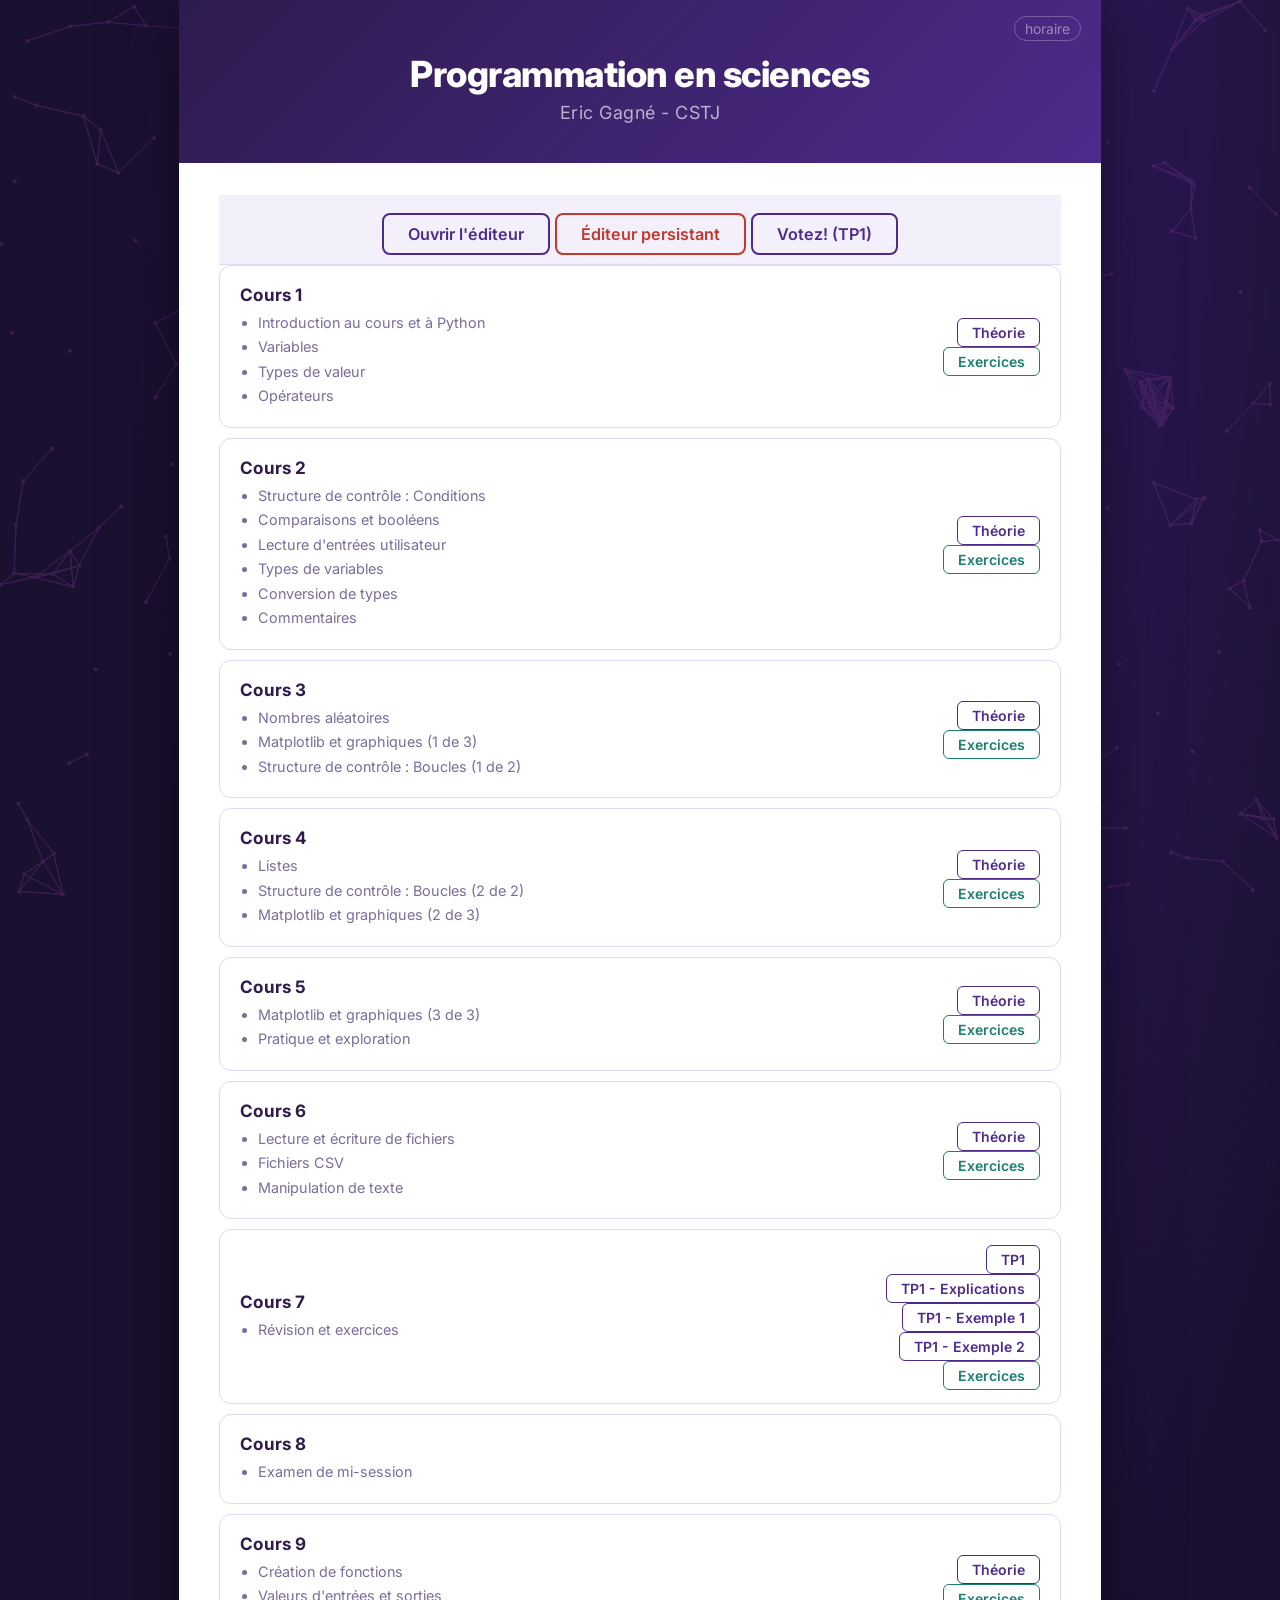
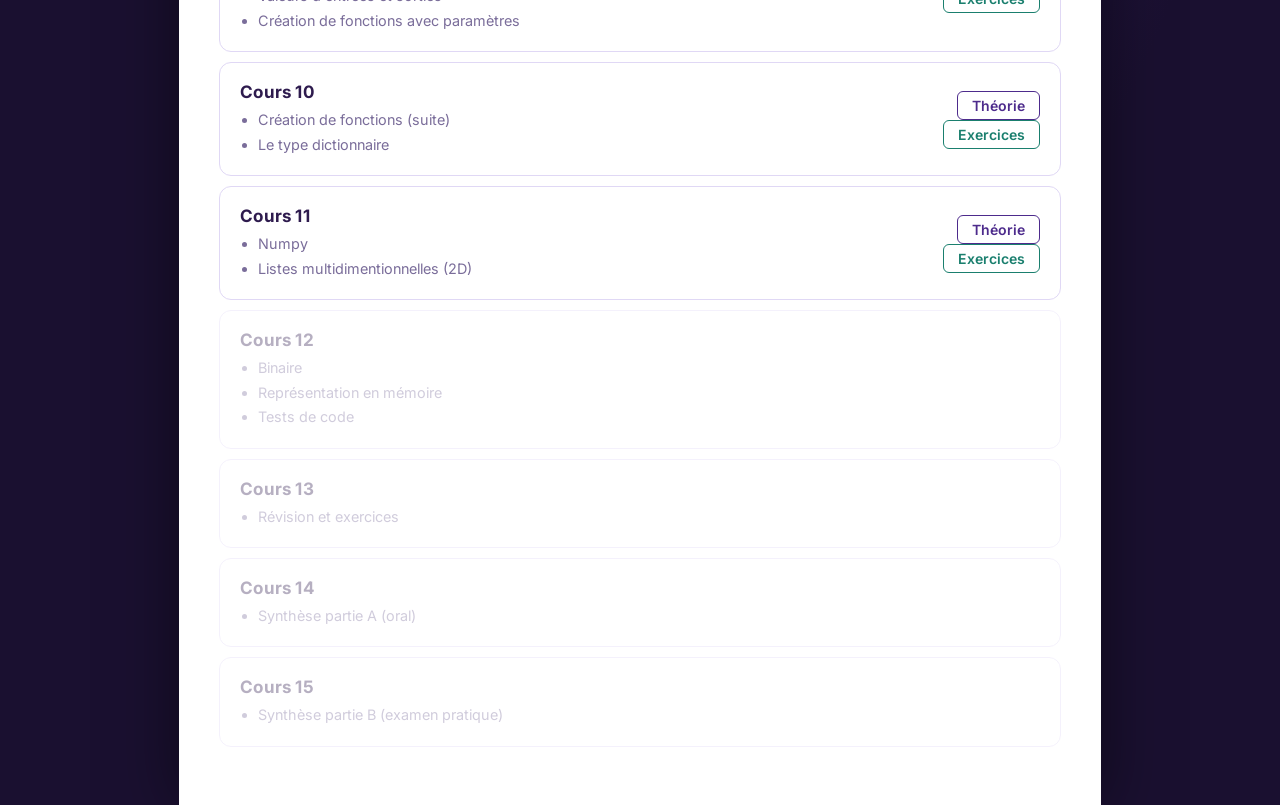
<file: index.html>
<!DOCTYPE html>
<html lang="en">
    <head>
        <meta charset="UTF-8">
        <meta name="viewport" content="width=device-width, initial-scale=1.0">
        <title>Programmation en sciences - Cégep de Saint-Jérôme - Eric Gagné</title>

        <link rel="preconnect" href="https://fonts.googleapis.com">
        <link rel="preconnect" href="https://fonts.gstatic.com" crossorigin>
        <link href="https://fonts.googleapis.com/css2?family=Inter:ital,opsz,wght@0,14..32,100..900;1,14..32,100..900&display=swap" rel="stylesheet">

        <link rel="stylesheet" href="css/style.css">
        <link rel="stylesheet" href="libs/katex/katex.css">
        <link rel="stylesheet" href="libs/prism/prism.css">
    </head>
    <body>
        <canvas class="bg"></canvas>
        <div class="container">
            <header>
                <!-- <img src="images/logo.svg" class="logo"> -->
                <h1>Programmation en sciences</h1>
                <h2>Eric Gagné - CSTJ</h2>
                <a class="schedule" target="_blank" href="images/horaire.png">horaire</a>
            </header>
            <main>
                <div class="editor">
                    <a target="_blank" href="https://cstj-sn1.github.io/jupyter-lite/editeur/lab/index.html">Ouvrir l'éditeur</a>
                    <a class="btn-red" target="_blank" href="https://cstj-sn1.github.io/CSTJ-SN1-test.github.io/jupyter-lite/editeur/lab/index.html" title="Username: matricule, password: matricule + somme des 3 premiers résultats de quiz">Éditeur persistant</a>
                    <a target="_blank" href="https://egagne.techinfo-cstj.ca/sn1/votes/">Votez! (TP1)</a>
                </div>
                <div class="line">
                    <div class="left">
                        <div class="label">Cours 1</div>
                        <div class="description">
                            <ul>
                                <li>Introduction au cours et à Python</li>
                                <li>Variables</li>
                                <li>Types de valeur</li>
                                <li>Opérateurs</li>
                            </ul>
                        </div>
                    </div>
                    <div class="buttons">
                        <div class="theory"><a target="_blank" href="theorie/index.html#/1">Théorie</a></div>
                        <div class="lab"><a target="_blank" href="exercices/index.html#/1">Exercices</a></div>
                    </div>
                </div>
                <div class="line">
                    <div class="left">
                        <div class="label">Cours 2</div>
                        <div class="description">
                            <ul>
                                <li>Structure de contrôle : Conditions</li>
                                <li>Comparaisons et booléens</li>
                                <li>Lecture d'entrées utilisateur</li>
                                <li>Types de variables</li>
                                <li>Conversion de types</li>
                                <li>Commentaires</li>
                            </ul>
                        </div>
                    </div>
                    <div class="buttons">
                        <div class="theory"><a target="_blank" href="theorie/index.html#/2">Théorie</a></div>
                        <div class="lab"><a target="_blank" href="exercices/index.html#/2">Exercices</a></div>
                    </div>
                </div>
                <div class="line">
                    <div class="left">
                        <div class="label">Cours 3</div>
                        <div class="description">
                            <ul>
                                <li>Nombres aléatoires</li>
                                <li>Matplotlib et graphiques (1 de 3)</li>
                                <li>Structure de contrôle : Boucles (1 de 2)</li>
                            </ul>
                        </div>
                    </div>
                    <div class="buttons">
                        <div class="theory"><a target="_blank" href="theorie/index.html#/3">Théorie</a></div>
                        <div class="lab"><a target="_blank" href="exercices/index.html#/3">Exercices</a></div>
                    </div>
                </div>
                <div class="line">
                    <div class="left">
                        <div class="label">Cours 4</div>
                        <div class="description">
                            <ul>
                                <li>Listes</li>
                                <li>Structure de contrôle : Boucles (2 de 2)</li>
                                <li>Matplotlib et graphiques (2 de 3)</li>
                            </ul>
                        </div>
                    </div>
                    <div class="buttons">
                        <div class="theory"><a target="_blank" href="theorie/index.html#/4">Théorie</a></div>
                        <div class="lab"><a target="_blank" href="exercices/index.html#/4">Exercices</a></div>
                    </div>
                </div>
                <div class="line">
                    <div class="left">
                        <div class="label">Cours 5</div>
                        <div class="description">
                            <ul>
                                <li>Matplotlib et graphiques (3 de 3)</li>
                                <li>Pratique et exploration</li>
                            </ul>
                        </div>
                    </div>
                    <div class="buttons">
                        <div class="theory"><a target="_blank" href="theorie/index.html#/5">Théorie</a></div>
                        <div class="lab"><a target="_blank" href="exercices/index.html#/5">Exercices</a></div>
                    </div>
                </div>
                <div class="line">
                    <div class="left">
                        <div class="label">Cours 6</div>
                        <div class="description">
                            <ul>
                                <li>Lecture et écriture de fichiers</li>
                                <li>Fichiers CSV</li>
                                <li>Manipulation de texte</li>
                            </ul>
                        </div>
                    </div>
                    <div class="buttons">
                        <div class="theory"><a target="_blank" href="theorie/index.html#/6">Théorie</a></div>
                        <div class="lab"><a target="_blank" href="exercices/index.html#/6">Exercices</a></div>
                    </div>
                </div>
                <div class="line">
                    <div class="left">
                        <div class="label">Cours 7</div>
                        <div class="description">
                            <ul>
                                <li>Révision et exercices</li>
                            </ul>
                        </div>
                    </div>
                    <div class="buttons">
                        <div class="theory"><a target="_blank" href="theorie/tp1/devis_TP1.pdf">TP1</a></div>
                        <div class="theory"><a target="_blank" href="theorie/tp1/tp1_explications.mp4">TP1 - Explications</a></div>
                        <!-- Exemples de TP1 -->
                        <div class="theory"><a target="_blank" href="https://youtu.be/oZiyNTcn6n4">TP1 - Exemple 1</a></div>
                        <div class="theory"><a target="_blank" href="https://youtu.be/vAKc2G40yu8">TP1 - Exemple 2</a></div>
                        <div class="lab"><a target="_blank" href="exercices/index.html#/7">Exercices</a></div>
                    </div>
                </div>
                <div class="line">
                    <div class="left">
                        <div class="label">Cours 8</div>
                        <div class="description">
                            <ul>
                                <li>Examen de mi-session</li>
                            </ul>
                        </div>
                    </div>
                    <div class="buttons">
                    </div>
                </div>
                <div class="line">
                    <div class="left">
                        <div class="label">Cours 9</div>
                        <div class="description">
                            <ul>
                                <li>Création de fonctions</li>
                                <li>Valeurs d'entrées et sorties</li>
                                <li>Création de fonctions avec paramètres</li>
                            </ul>
                        </div>
                    </div>
                    <div class="buttons">
                        <div class="theory"><a target="_blank" href="theorie/index.html#/9">Théorie</a></div>
                        <div class="lab"><a target="_blank" href="exercices/index.html#/9">Exercices</a></div>
                    </div>
                </div>
                <div class="line">
                    <div class="left">
                        <div class="label">Cours 10</div>
                        <div class="description">
                            <ul>
                                <li>Création de fonctions (suite)</li>
                                <li>Le type dictionnaire</li>
                            </ul>
                        </div>
                    </div>
                    <div class="buttons">
                        <div class="theory"><a target="_blank" href="theorie/index.html#/10">Théorie</a></div>
                        <div class="lab"><a target="_blank" href="exercices/index.html#/10">Exercices</a></div>
                    </div>
                </div>
                <div class="line">
                    <div class="left">
                        <div class="label">Cours 11</div>
                        <div class="description">
                            <ul>
                                <li>Numpy</li>
                                <li>Listes multidimentionnelles (2D)</li>
                            </ul>
                        </div>
                    </div>
                    <div class="buttons">
                        <div class="theory"><a target="_blank" href="theorie/index.html#/11">Théorie</a></div>
                        <div class="lab"><a target="_blank" href="exercices/index.html#/11">Exercices</a></div>
                    </div>
                </div>
                <div class="line disabled">
                    <div class="left">
                        <div class="label">Cours 12</div>
                        <div class="description">
                            <ul>
                                <li>Binaire</li>
                                <li>Représentation en mémoire</li>
                                <li>Tests de code</li>
                            </ul>
                        </div>
                    </div>
                    <div class="buttons">
                        <div class="theory"><a target="_blank" href="theorie/index.html#/12">Théorie</a></div>
                        <div class="lab"><a target="_blank" href="exercices/index.html#/12">Exercices</a></div>
                    </div>
                </div>
                <div class="line disabled">
                    <div class="left">
                        <div class="label">Cours 13</div>
                        <div class="description">
                            <ul>
                                <li>Révision et exercices</li>
                            </ul>
                        </div>
                    </div>
                    <div class="buttons">
                        <div class="theory"><a target="_blank" href="theorie/index.html#/13">Théorie</a></div>
                        <div class="lab"><a target="_blank" href="exercices/index.html#/13">Exercices</a></div>
                    </div>
                </div>
                <div class="line disabled">
                    <div class="left">
                        <div class="label">Cours 14</div>
                        <div class="description">
                            <ul>
                                <li>Synthèse partie A (oral)</li>
                            </ul>
                        </div>
                    </div>
                    <div class="buttons">
                    </div>
                </div>
                <div class="line disabled">
                    <div class="left">
                        <div class="label">Cours 15</div>
                        <div class="description">
                            <ul>
                                <li>Synthèse partie B (examen pratique)</li>
                            </ul>
                        </div>
                    </div>
                    <div class="buttons">
                    </div>
                </div>
            </main>
        </div>
        <script src="js/canvas-bg.js" type="module"></script>
        <script src="libs/prism/prism.js"></script>
        <script src="js/main.js" type="module"></script>
    </body>
</html>
</file>
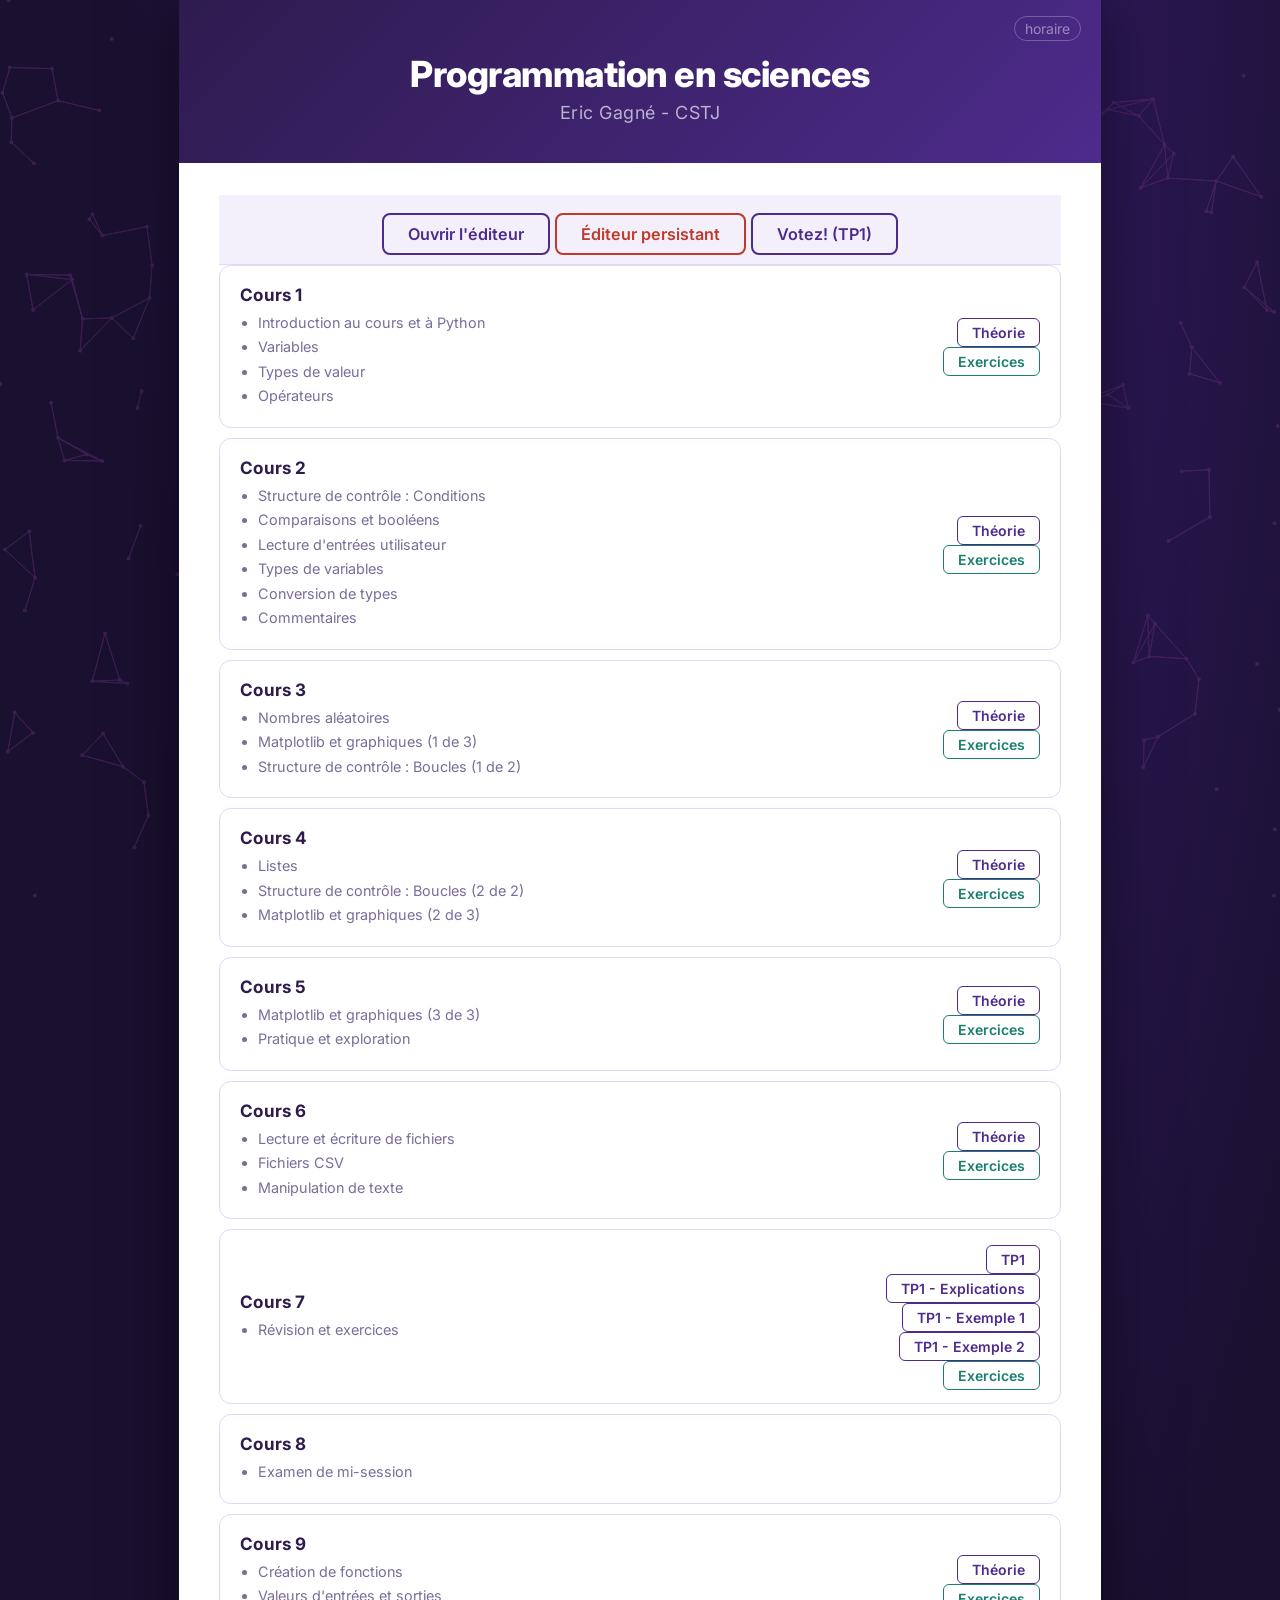
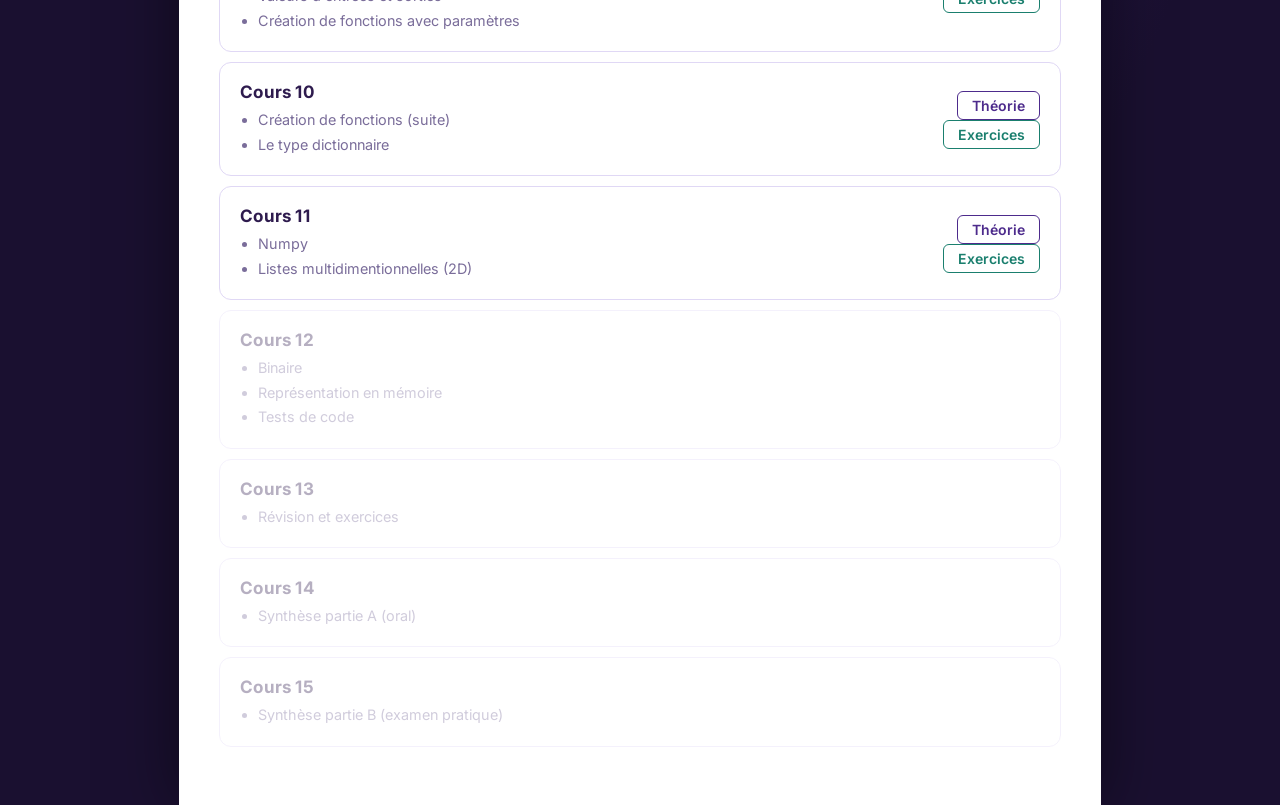
<file: theorie/index.html>
<!DOCTYPE html>
<html lang="en">
    <head>
        <meta charset="UTF-8">
        <meta name="viewport" content="width=device-width, initial-scale=1.0">
        <title>Programmation en sciences</title>

        <link rel="preconnect" href="https://fonts.googleapis.com">
        <link rel="preconnect" href="https://fonts.gstatic.com" crossorigin>
        <link href="https://fonts.googleapis.com/css2?family=Inter:ital,opsz,wght@0,14..32,100..900;1,14..32,100..900&display=swap" rel="stylesheet">

        <link rel="stylesheet" href="css/style.css">
        <link rel="stylesheet" href="../libs/katex/katex.css">
        <link rel="stylesheet" href="../libs/prism/prism.css">
    </head>
    <body>
        <div class="container">
            <div class="slides"></div>
            <nav>
                <div class="prev-slide">🠈</div>
                <div class="next-slide">🠊</div>
            </nav>
        </div>
        <div class="focus-overlay">
            <div class="hole"></div>
        </div>
        <script src="../libs/prism/prism.js"></script>
        <script src="js/main.js" type="module"></script>
    </body>
</html>
</file>
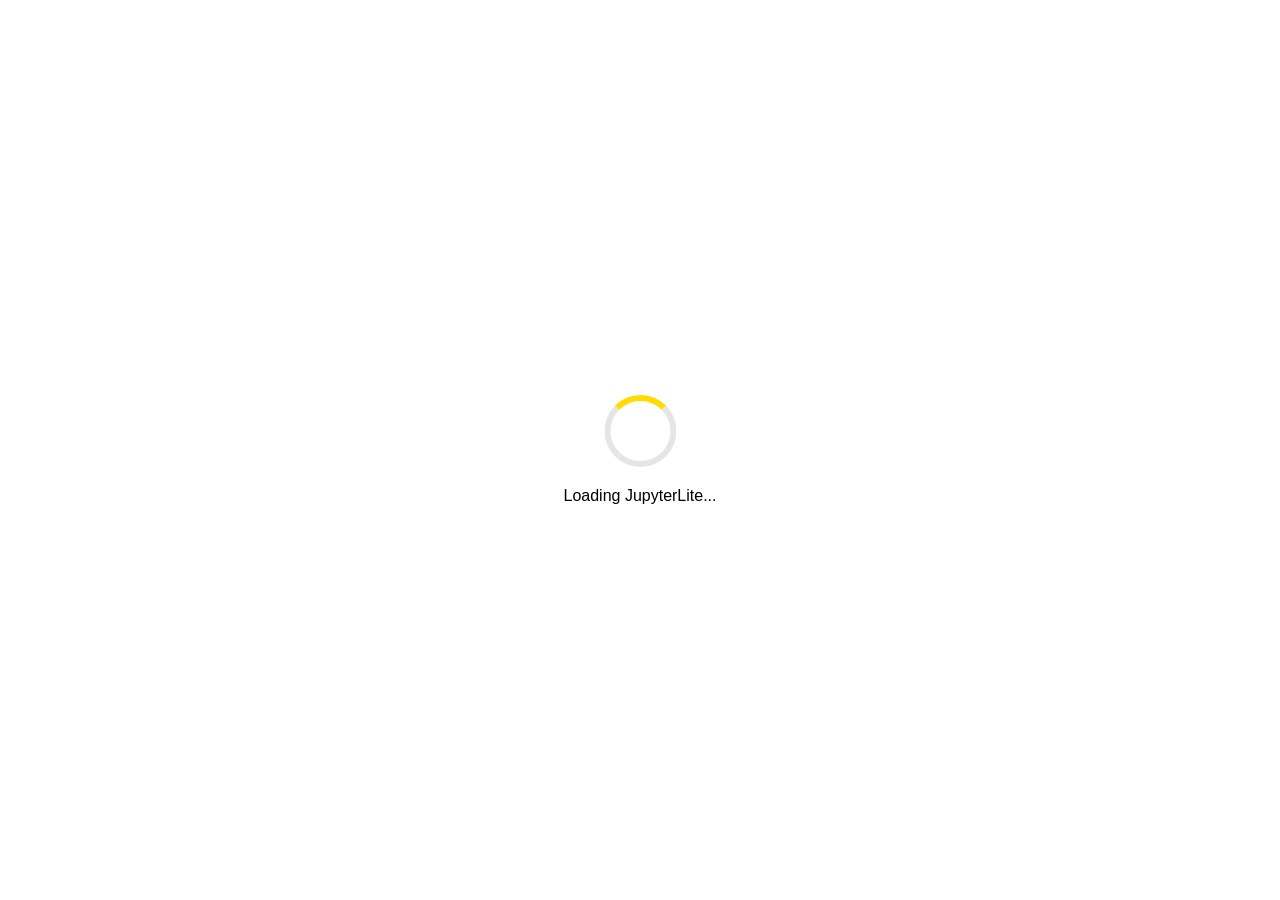
<file: jupyter-lite/editeur/index.html>
<!DOCTYPE html>
<!--
  This is the root document for _your_ JupyterLite. Thanks for viewing your source!
     ___ __   __ _______ __   __ _______ _______ ______   ___     ___ _______ _______
    |   |  | |  |       |  | |  |       |       |    _ | |   |   |   |       |       |
    |   |  | |  |    _  |  |_|  |_     _|    ___|   | || |   |   |   |_     _|    ___|
    |   |  |_|  |   |_| |       | |   | |   |___|   |_||_|   |   |   | |   | |   |___
 ___|   |       |    ___|_     _| |   | |    ___|    __  |   |___|   | |   | |    ___|
|       |       |   |     |   |   |   | |   |___|   |  | |       |   | |   | |   |___
|_______|_______|___|     |___|   |___| |_______|___|  |_|_______|___| |___| |_______|

Code: https://github.com/jupyterlite/jupyterlite
Demo: https://jupyterlite.rtfd.io/en/latest/try

# FILES

Your JupyterLite is structured like this:

    index.html             <---- you are here
    {:app}/                <---- currently-known: `lab` (semi-required) and `notebook`
      index.html
      extensions/
        {:org}/{:package}/ <---|
        {:package}/        <---+- federated extensions
          schema/
          package.json
    # TBD
    files/                 <----- also need to populate `api/contents/`!
    static/                <----- might save duplication
      {:app}

-->
<html>
  <head>
    <!--
      # jupyter-config-data

      The JSON in `jupyter-lite.json` is the last that will be loaded by most
      child `index.html` pages, and every field can be overridden.

      See the recognized schema as described in the documentation:

      - https://jupyterlite.rtfd.io/en/latest/reference/schema.html

      Notes
        - fields that...
          - are relative paths values
            - will have the parent directory of _this_ file appended, accounting
              for "magic" hosts which redirect to `{:path}index.html` to `{:path}`,
              with or without a slash
        - some fields, such as `federated_extensions` will be _added together_
    -->
    <script id="jupyter-config-data" type="application/json" data-jupyter-lite-root=".">
      {}
    </script>
    <!--
      # jupyter-lite-root

      The source of truth for relative path locations. The `.` means _this_
      is the root, and will redirect to the `appUrl` defined in
      `.jupyter-lite/#jupyter-config-data`.
    -->
    <script type="module">
      await import('./config-utils.js');
    </script>
    <!-- that's it, there shouldn't be anything below here in head! -->
  </head>
</html>
</file>
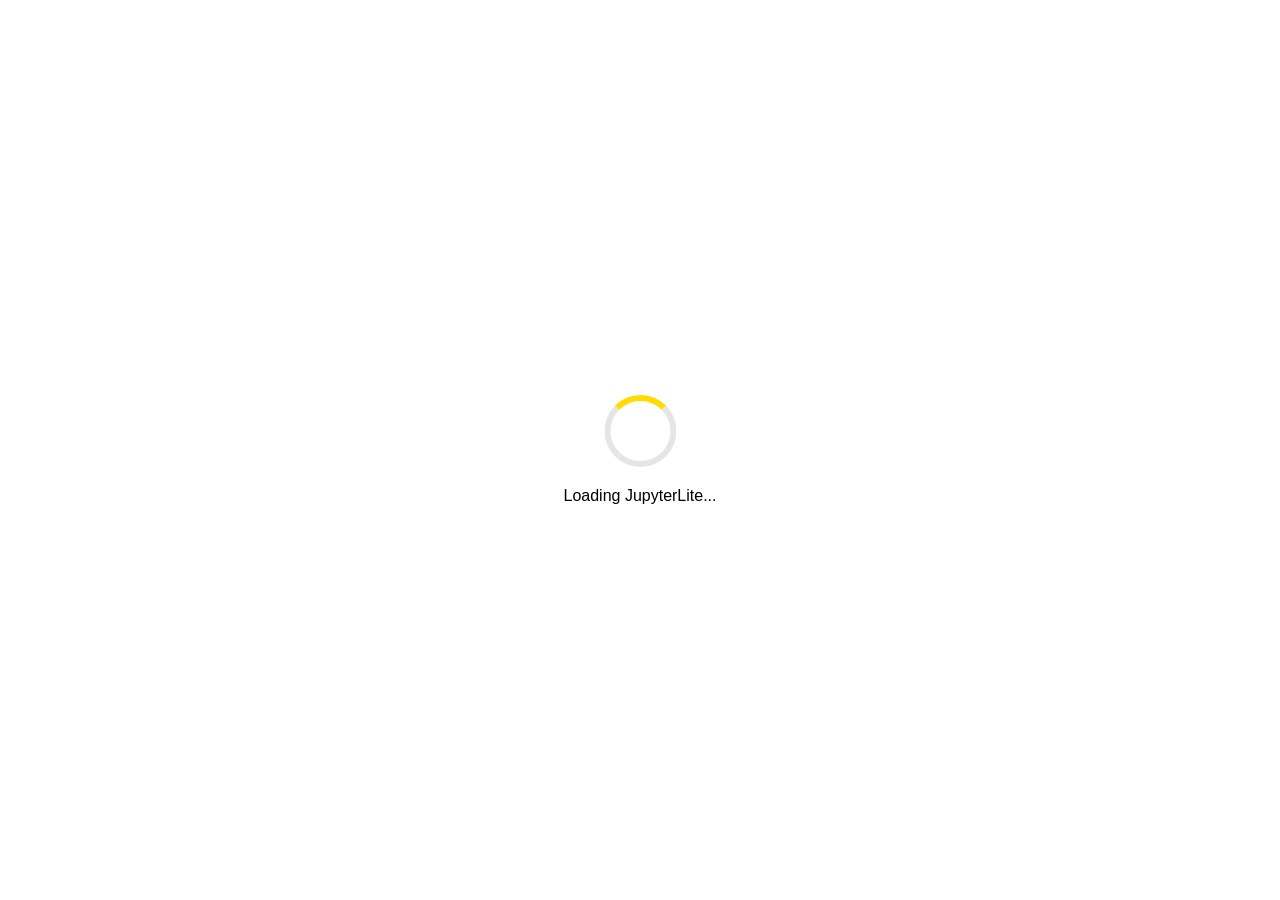
<file: jupyter-lite/editeur/lab/index.html>
<!DOCTYPE html>
<html>
  <head>
    <title>JupyterLite</title>
    <meta charset="utf-8" />
    <meta name="viewport" content="width=device-width, initial-scale=1" />
    <meta name="Description" content="WASM powered Jupyter running in the browser." />
    <link rel="manifest" href="../manifest.webmanifest" />
    <link
      id="jupyter-lite-main"
      rel="preload"
      href="../build/lab/bundle.js?_=dba8133"
      main="index"
      as="script"
    />
    <script
      id="jupyter-config-data"
      type="application/json"
      data-jupyter-lite-root=".."
    >
      {}
    </script>
    <script>
      (async function () {
        const { pathname, origin, search, hash } = window.location;
        if (pathname.match(/(index.html|\/?)$/) == null) {
          window.location.href = `${origin}${pathname}/${search}${hash}`;
          return;
        }
        await import(
          '../config-utils.js?_=dba8133'
        );
      }.call(this));
    </script>
    <style>
      body {
        margin: 0;
        padding: 0;
        transition: background-color 0.3s ease;
      }

      body {
        background-color: #fff;
        color: #000;
      }

      body.jp-mod-dark {
        background-color: #111;
        color: #fff;
      }

      #jupyterlite-loading-indicator {
        position: fixed;
        top: 50%;
        left: 50%;
        transform: translate(-50%, -50%);
        text-align: center;
        z-index: 1000;
        opacity: 0; /* Hidden by default */
        transition: opacity 0.5s ease-out;
        display: none; /* Hidden by default */
      }

      #jupyterlite-loading-indicator.hidden {
        animation: fadeOut 0.5s ease-out forwards;
        pointer-events: none;
      }

      /* Show the indicator when needed */
      #jupyterlite-loading-indicator:not(.hidden) {
        opacity: 1;
        display: block;
      }

      .jupyterlite-loading-indicator-spinner {
        width: 60px;
        height: 60px;
        margin: 0 auto 20px;
        border: 6px solid rgba(0, 0, 0, 0.1);
        border-top: 6px solid #FFDC00; /* Bright yellow color */
        border-radius: 50%;
        animation: jupyter-spin 1s linear infinite;
      }

      body.jp-mod-dark .jupyterlite-loading-indicator-spinner {
        border: 6px solid rgba(255, 255, 255, 0.1);
        border-top: 6px solid #FFDC00;
      }

      .jupyterlite-loading-indicator-text {
        font-family: -apple-system, BlinkMacSystemFont, 'Segoe UI', Helvetica, Arial, sans-serif;
        font-size: 16px;
      }

      /* Adjust text color based on theme */
      body.jp-mod-light .jupyterlite-loading-indicator-text {
        color: #000000;
      }

      body.jp-mod-dark .jupyterlite-loading-indicator-text {
        color: #ffffff;
      }

      @keyframes jupyter-spin {
        0% { transform: rotate(0deg); }
        100% { transform: rotate(360deg); }
      }

      @keyframes fadeOut {
        0% { opacity: 1; }
        100% { opacity: 0; }
      }
    </style>
  </head>
  <body class="jp-ThemedContainer" data-notebook="lab">
    <div id="jupyterlite-loading-indicator" class="hidden">
      <div class="jupyterlite-loading-indicator-spinner"></div>
      <div class="jupyterlite-loading-indicator-text">Loading JupyterLite...</div>
    </div>
    <noscript>
      <div style="text-align: center; padding: 20px;">
          JupyterLite requires JavaScript to be enabled in your browser.
      </div>
    </noscript>
  </body>
</html>
</file>
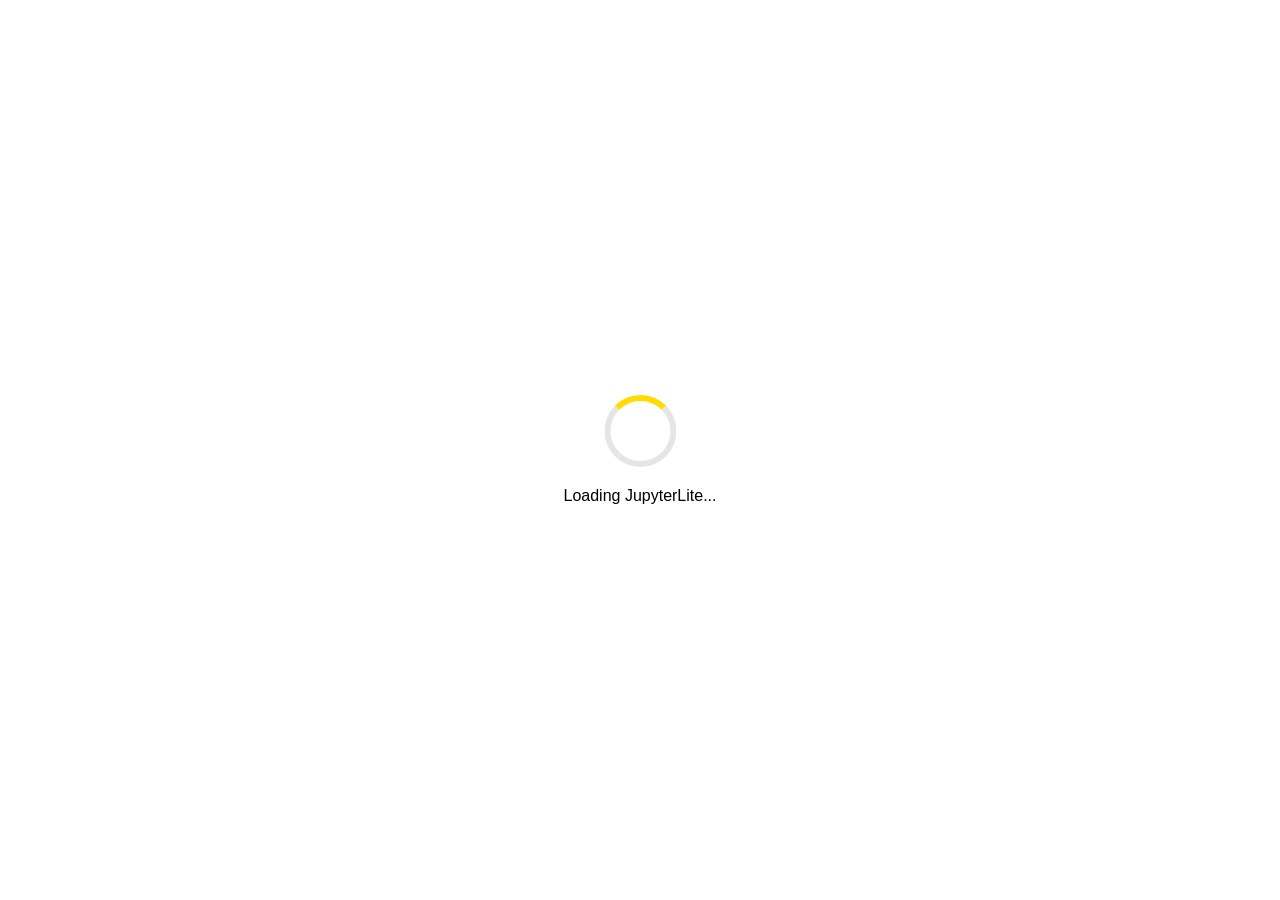
<file: jupyter-lite/editeur/lab/tree/index.html>
<!DOCTYPE html>
<html>
  <head>
    <script>
      // redirect to /lab by default
      (function () {
        window.location.href = window.location.href.replace(
          /(\/tree\/(index\.html)?)/,
          '/index.html'
        );
      }.call(this));
    </script>
  </head>
</html>
</file>
<file: css/style.css>
:root {
    --accent: #4D2B8C;
    --accent-light: #7B4FBF;
    --accent-dark: #2e1b4e;
    --bg: #1a1030;
    --surface: #ffffff;
    --surface-2: #f4f0fb;
    --text-main: #1a1030;
    --text-muted: #7a6d9a;
    --border: #e0d8f5;
    --theory-color: #4D2B8C;
    --lab-color: #1a7f6e;
    --radius: 12px;
    --shadow: 0 4px 24px rgba(46,27,78,0.13);
}

html {
    font-size: 18px;
}

@media (max-width: 600px) {
    html {
        font-size: 15px;
    }
}

body {
    font-family: Inter, Arial, sans-serif;
    margin: 0;
    background: radial-gradient(ellipse at 60% 0%, #3d1f7a 0%, #1a1030 60%);
    min-height: 100vh;
}

canvas.bg {
    position: fixed;
    top: 0; left: 0; right: 0; bottom: 0;
    z-index: 0;
    opacity: 0.4;
}

.container {
    position: relative;
    z-index: 100;
    width: 72vw;
    min-width: 0;
    max-width: 1000px;
    margin: 0 auto;
    background: var(--surface);
    min-height: 100vh;
    box-shadow: 0 0 60px rgba(0,0,0,0.5);
}

@media (max-width: 860px) {
    .container {
        width: 100%;
        box-shadow: none;
    }
}

/* ── Header ─────────────────────────────────────────── */

header {
    position: relative;
    text-align: center;
    padding: 52px 40px 40px;
    background: linear-gradient(135deg, #2e1b4e 0%, #4D2B8C 100%);

    @media (max-width: 600px) {
        padding: 48px 20px 28px;
    }

    h1 {
        font-size: 2rem;
        color: #fff;
        margin: 0 0 6px;
        font-weight: 800;
        letter-spacing: -0.5px;
    }

    h2 {
        font-size: 1rem;
        color: rgba(255,255,255,0.65);
        margin: 0;
        font-weight: 400;
        letter-spacing: 0.5px;
    }

    .schedule {
        position: absolute;
        top: 16px;
        right: 20px;
        color: rgba(255,255,255,0.45);
        text-decoration: none;
        font-size: 0.78rem;
        border: 1px solid rgba(255,255,255,0.25);
        padding: 3px 10px;
        border-radius: 20px;
        transition: all 0.2s;

        &:hover {
            color: #fff;
            border-color: rgba(255,255,255,0.7);
            background: rgba(255,255,255,0.1);
        }
    }
}

/* ── Editor button ───────────────────────────────────── */

.editor {
    text-align: center;
    padding: 28px 0 20px;
    background: var(--surface-2);
    border-bottom: 1px solid var(--border);

    a {
        text-decoration: none;
        color: var(--accent);
        border: 2px solid var(--accent);
        border-radius: 8px;
        padding: 9px 24px;
        font-weight: 600;
        font-size: 0.9rem;
        transition: all 0.2s;

        &:hover {
            background: var(--accent);
            color: #fff;
            box-shadow: 0 4px 14px rgba(77,43,140,0.35);
        }

        &.btn-red {
            color: #c0392b;
            border-color: #c0392b;

            &:hover {
                background: #c0392b;
                color: #fff;
                box-shadow: 0 4px 14px rgba(192,57,43,0.35);
            }
        }
    }
}

/* ── Course list ─────────────────────────────────────── */

main {
    padding: 32px 40px 48px;
    font-size: 1rem;

    @media (max-width: 600px) {
        padding: 16px 12px 32px;
    }

    .line {
        display: grid;
        grid-template-columns: 1fr auto;
        align-items: center;
        gap: 16px;
        padding: 18px 20px;

        @media (max-width: 600px) {
            grid-template-columns: 1fr;
            padding: 14px 14px;
        }
        margin-bottom: 10px;
        background: var(--surface);
        border: 1px solid var(--border);
        border-radius: var(--radius);
        transition: box-shadow 0.2s, border-color 0.2s;

        &:hover:not(.disabled) {
            box-shadow: var(--shadow);
            border-color: var(--accent-light);
        }

        &.disabled {
            opacity: 0.35;
            pointer-events: none;

            .buttons { display: none; }
        }

        .label {
            color: var(--accent-dark);
            font-weight: 700;
            font-size: 0.95rem;
            margin-bottom: 6px;
            letter-spacing: 0.2px;
        }

        .description {
            font-size: 0.8rem;
            color: var(--text-muted);
            padding: 0;
            margin: 0;

            ul {
                margin: 0;
                padding-left: 18px;
                line-height: 1.7;
            }
        }

        .buttons {
            display: flex;
            flex-direction: column;
            align-items: flex-end;
            gap: 8px;
            flex-shrink: 0;

            @media (max-width: 600px) {
                flex-direction: row;
                align-items: center;
                justify-content: flex-start;
            }

            a {
                text-decoration: none;
                font-size: 0.78rem;
                font-weight: 600;
                padding: 5px 14px;
                border-radius: 6px;
                border: 1.5px solid;
                transition: all 0.18s;
                white-space: nowrap;
                min-width: 5.5rem;
                text-align: center;
            }

            .theory a {
                color: var(--theory-color);
                border-color: var(--theory-color);

                &:hover {
                    background: var(--theory-color);
                    color: #fff;
                }
            }

            .lab a {
                color: var(--lab-color);
                border-color: var(--lab-color);

                &:hover {
                    background: var(--lab-color);
                    color: #fff;
                }
            }
        }
    }
}
</file>
<file: libs/katex/katex.css>
/* stylelint-disable font-family-no-missing-generic-family-keyword */
@font-face {
  font-family: "KaTeX_AMS";
  src: url(fonts/KaTeX_AMS-Regular.woff2) format("woff2"), url(fonts/KaTeX_AMS-Regular.woff) format("woff"), url(fonts/KaTeX_AMS-Regular.ttf) format("truetype");
  font-weight: normal;
  font-style: normal;
  font-display: block;
}
@font-face {
  font-family: "KaTeX_Caligraphic";
  src: url(fonts/KaTeX_Caligraphic-Bold.woff2) format("woff2"), url(fonts/KaTeX_Caligraphic-Bold.woff) format("woff"), url(fonts/KaTeX_Caligraphic-Bold.ttf) format("truetype");
  font-weight: bold;
  font-style: normal;
  font-display: block;
}
@font-face {
  font-family: "KaTeX_Caligraphic";
  src: url(fonts/KaTeX_Caligraphic-Regular.woff2) format("woff2"), url(fonts/KaTeX_Caligraphic-Regular.woff) format("woff"), url(fonts/KaTeX_Caligraphic-Regular.ttf) format("truetype");
  font-weight: normal;
  font-style: normal;
  font-display: block;
}
@font-face {
  font-family: "KaTeX_Fraktur";
  src: url(fonts/KaTeX_Fraktur-Bold.woff2) format("woff2"), url(fonts/KaTeX_Fraktur-Bold.woff) format("woff"), url(fonts/KaTeX_Fraktur-Bold.ttf) format("truetype");
  font-weight: bold;
  font-style: normal;
  font-display: block;
}
@font-face {
  font-family: "KaTeX_Fraktur";
  src: url(fonts/KaTeX_Fraktur-Regular.woff2) format("woff2"), url(fonts/KaTeX_Fraktur-Regular.woff) format("woff"), url(fonts/KaTeX_Fraktur-Regular.ttf) format("truetype");
  font-weight: normal;
  font-style: normal;
  font-display: block;
}
@font-face {
  font-family: "KaTeX_Main";
  src: url(fonts/KaTeX_Main-Bold.woff2) format("woff2"), url(fonts/KaTeX_Main-Bold.woff) format("woff"), url(fonts/KaTeX_Main-Bold.ttf) format("truetype");
  font-weight: bold;
  font-style: normal;
  font-display: block;
}
@font-face {
  font-family: "KaTeX_Main";
  src: url(fonts/KaTeX_Main-BoldItalic.woff2) format("woff2"), url(fonts/KaTeX_Main-BoldItalic.woff) format("woff"), url(fonts/KaTeX_Main-BoldItalic.ttf) format("truetype");
  font-weight: bold;
  font-style: italic;
  font-display: block;
}
@font-face {
  font-family: "KaTeX_Main";
  src: url(fonts/KaTeX_Main-Italic.woff2) format("woff2"), url(fonts/KaTeX_Main-Italic.woff) format("woff"), url(fonts/KaTeX_Main-Italic.ttf) format("truetype");
  font-weight: normal;
  font-style: italic;
  font-display: block;
}
@font-face {
  font-family: "KaTeX_Main";
  src: url(fonts/KaTeX_Main-Regular.woff2) format("woff2"), url(fonts/KaTeX_Main-Regular.woff) format("woff"), url(fonts/KaTeX_Main-Regular.ttf) format("truetype");
  font-weight: normal;
  font-style: normal;
  font-display: block;
}
@font-face {
  font-family: "KaTeX_Math";
  src: url(fonts/KaTeX_Math-BoldItalic.woff2) format("woff2"), url(fonts/KaTeX_Math-BoldItalic.woff) format("woff"), url(fonts/KaTeX_Math-BoldItalic.ttf) format("truetype");
  font-weight: bold;
  font-style: italic;
  font-display: block;
}
@font-face {
  font-family: "KaTeX_Math";
  src: url(fonts/KaTeX_Math-Italic.woff2) format("woff2"), url(fonts/KaTeX_Math-Italic.woff) format("woff"), url(fonts/KaTeX_Math-Italic.ttf) format("truetype");
  font-weight: normal;
  font-style: italic;
  font-display: block;
}
@font-face {
  font-family: "KaTeX_SansSerif";
  src: url(fonts/KaTeX_SansSerif-Bold.woff2) format("woff2"), url(fonts/KaTeX_SansSerif-Bold.woff) format("woff"), url(fonts/KaTeX_SansSerif-Bold.ttf) format("truetype");
  font-weight: bold;
  font-style: normal;
  font-display: block;
}
@font-face {
  font-family: "KaTeX_SansSerif";
  src: url(fonts/KaTeX_SansSerif-Italic.woff2) format("woff2"), url(fonts/KaTeX_SansSerif-Italic.woff) format("woff"), url(fonts/KaTeX_SansSerif-Italic.ttf) format("truetype");
  font-weight: normal;
  font-style: italic;
  font-display: block;
}
@font-face {
  font-family: "KaTeX_SansSerif";
  src: url(fonts/KaTeX_SansSerif-Regular.woff2) format("woff2"), url(fonts/KaTeX_SansSerif-Regular.woff) format("woff"), url(fonts/KaTeX_SansSerif-Regular.ttf) format("truetype");
  font-weight: normal;
  font-style: normal;
  font-display: block;
}
@font-face {
  font-family: "KaTeX_Script";
  src: url(fonts/KaTeX_Script-Regular.woff2) format("woff2"), url(fonts/KaTeX_Script-Regular.woff) format("woff"), url(fonts/KaTeX_Script-Regular.ttf) format("truetype");
  font-weight: normal;
  font-style: normal;
  font-display: block;
}
@font-face {
  font-family: "KaTeX_Size1";
  src: url(fonts/KaTeX_Size1-Regular.woff2) format("woff2"), url(fonts/KaTeX_Size1-Regular.woff) format("woff"), url(fonts/KaTeX_Size1-Regular.ttf) format("truetype");
  font-weight: normal;
  font-style: normal;
  font-display: block;
}
@font-face {
  font-family: "KaTeX_Size2";
  src: url(fonts/KaTeX_Size2-Regular.woff2) format("woff2"), url(fonts/KaTeX_Size2-Regular.woff) format("woff"), url(fonts/KaTeX_Size2-Regular.ttf) format("truetype");
  font-weight: normal;
  font-style: normal;
  font-display: block;
}
@font-face {
  font-family: "KaTeX_Size3";
  src: url(fonts/KaTeX_Size3-Regular.woff2) format("woff2"), url(fonts/KaTeX_Size3-Regular.woff) format("woff"), url(fonts/KaTeX_Size3-Regular.ttf) format("truetype");
  font-weight: normal;
  font-style: normal;
  font-display: block;
}
@font-face {
  font-family: "KaTeX_Size4";
  src: url(fonts/KaTeX_Size4-Regular.woff2) format("woff2"), url(fonts/KaTeX_Size4-Regular.woff) format("woff"), url(fonts/KaTeX_Size4-Regular.ttf) format("truetype");
  font-weight: normal;
  font-style: normal;
  font-display: block;
}
@font-face {
  font-family: "KaTeX_Typewriter";
  src: url(fonts/KaTeX_Typewriter-Regular.woff2) format("woff2"), url(fonts/KaTeX_Typewriter-Regular.woff) format("woff"), url(fonts/KaTeX_Typewriter-Regular.ttf) format("truetype");
  font-weight: normal;
  font-style: normal;
  font-display: block;
}
.katex {
  font: normal 1.21em KaTeX_Main, Times New Roman, serif;
  line-height: 1.2;
  text-indent: 0;
  text-rendering: auto;
}
.katex * {
  -ms-high-contrast-adjust: none !important;
}
.katex * {
  border-color: currentColor;
}
.katex .katex-version::after {
  content: "0.16.27";
}
.katex .katex-mathml {
  /* Accessibility hack to only show to screen readers
   Found at: http://a11yproject.com/posts/how-to-hide-content/ */
  position: absolute;
  clip: rect(1px, 1px, 1px, 1px);
  padding: 0;
  border: 0;
  height: 1px;
  width: 1px;
  overflow: hidden;
}
.katex .katex-html {
  /* \newline is an empty block at top level, between .base elements */
}
.katex .katex-html > .newline {
  display: block;
}
.katex .base {
  position: relative;
  display: inline-block;
  white-space: nowrap;
  width: -webkit-min-content;
  width: -moz-min-content;
  width: min-content;
}
.katex .strut {
  display: inline-block;
}
.katex .textbf {
  font-weight: bold;
}
.katex .textit {
  font-style: italic;
}
.katex .textrm {
  font-family: KaTeX_Main;
}
.katex .textsf {
  font-family: KaTeX_SansSerif;
}
.katex .texttt {
  font-family: KaTeX_Typewriter;
}
.katex .mathnormal {
  font-family: KaTeX_Math;
  font-style: italic;
}
.katex .mathit {
  font-family: KaTeX_Main;
  font-style: italic;
}
.katex .mathrm {
  font-style: normal;
}
.katex .mathbf {
  font-family: KaTeX_Main;
  font-weight: bold;
}
.katex .boldsymbol {
  font-family: KaTeX_Math;
  font-weight: bold;
  font-style: italic;
}
.katex .amsrm {
  font-family: KaTeX_AMS;
}
.katex .mathbb,
.katex .textbb {
  font-family: KaTeX_AMS;
}
.katex .mathcal {
  font-family: KaTeX_Caligraphic;
}
.katex .mathfrak,
.katex .textfrak {
  font-family: KaTeX_Fraktur;
}
.katex .mathboldfrak,
.katex .textboldfrak {
  font-family: KaTeX_Fraktur;
  font-weight: bold;
}
.katex .mathtt {
  font-family: KaTeX_Typewriter;
}
.katex .mathscr,
.katex .textscr {
  font-family: KaTeX_Script;
}
.katex .mathsf,
.katex .textsf {
  font-family: KaTeX_SansSerif;
}
.katex .mathboldsf,
.katex .textboldsf {
  font-family: KaTeX_SansSerif;
  font-weight: bold;
}
.katex .mathsfit,
.katex .mathitsf,
.katex .textitsf {
  font-family: KaTeX_SansSerif;
  font-style: italic;
}
.katex .mainrm {
  font-family: KaTeX_Main;
  font-style: normal;
}
.katex .vlist-t {
  display: inline-table;
  table-layout: fixed;
  border-collapse: collapse;
}
.katex .vlist-r {
  display: table-row;
}
.katex .vlist {
  display: table-cell;
  vertical-align: bottom;
  position: relative;
}
.katex .vlist > span {
  display: block;
  height: 0;
  position: relative;
}
.katex .vlist > span > span {
  display: inline-block;
}
.katex .vlist > span > .pstrut {
  overflow: hidden;
  width: 0;
}
.katex .vlist-t2 {
  margin-right: -2px;
}
.katex .vlist-s {
  display: table-cell;
  vertical-align: bottom;
  font-size: 1px;
  width: 2px;
  min-width: 2px;
}
.katex .vbox {
  display: inline-flex;
  flex-direction: column;
  align-items: baseline;
}
.katex .hbox {
  display: inline-flex;
  flex-direction: row;
  width: 100%;
}
.katex .thinbox {
  display: inline-flex;
  flex-direction: row;
  width: 0;
  max-width: 0;
}
.katex .msupsub {
  text-align: left;
}
.katex .mfrac > span > span {
  text-align: center;
}
.katex .mfrac .frac-line {
  display: inline-block;
  width: 100%;
  border-bottom-style: solid;
}
.katex .mfrac .frac-line,
.katex .overline .overline-line,
.katex .underline .underline-line,
.katex .hline,
.katex .hdashline,
.katex .rule {
  min-height: 1px;
}
.katex .mspace {
  display: inline-block;
}
.katex .llap,
.katex .rlap,
.katex .clap {
  width: 0;
  position: relative;
}
.katex .llap > .inner,
.katex .rlap > .inner,
.katex .clap > .inner {
  position: absolute;
}
.katex .llap > .fix,
.katex .rlap > .fix,
.katex .clap > .fix {
  display: inline-block;
}
.katex .llap > .inner {
  right: 0;
}
.katex .rlap > .inner,
.katex .clap > .inner {
  left: 0;
}
.katex .clap > .inner > span {
  margin-left: -50%;
  margin-right: 50%;
}
.katex .rule {
  display: inline-block;
  border: solid 0;
  position: relative;
}
.katex .overline .overline-line,
.katex .underline .underline-line,
.katex .hline {
  display: inline-block;
  width: 100%;
  border-bottom-style: solid;
}
.katex .hdashline {
  display: inline-block;
  width: 100%;
  border-bottom-style: dashed;
}
.katex .sqrt > .root {
  /* These values are taken from the definition of `\r@@t`,
   `\mkern 5mu` and `\mkern -10mu`. */
  margin-left: 0.2777777778em;
  margin-right: -0.5555555556em;
}
.katex .sizing.reset-size1.size1,
.katex .fontsize-ensurer.reset-size1.size1 {
  /* stylelint-disable-next-line */
  font-size: 1em;
}
.katex .sizing.reset-size1.size2,
.katex .fontsize-ensurer.reset-size1.size2 {
  /* stylelint-disable-next-line */
  font-size: 1.2em;
}
.katex .sizing.reset-size1.size3,
.katex .fontsize-ensurer.reset-size1.size3 {
  /* stylelint-disable-next-line */
  font-size: 1.4em;
}
.katex .sizing.reset-size1.size4,
.katex .fontsize-ensurer.reset-size1.size4 {
  /* stylelint-disable-next-line */
  font-size: 1.6em;
}
.katex .sizing.reset-size1.size5,
.katex .fontsize-ensurer.reset-size1.size5 {
  /* stylelint-disable-next-line */
  font-size: 1.8em;
}
.katex .sizing.reset-size1.size6,
.katex .fontsize-ensurer.reset-size1.size6 {
  /* stylelint-disable-next-line */
  font-size: 2em;
}
.katex .sizing.reset-size1.size7,
.katex .fontsize-ensurer.reset-size1.size7 {
  /* stylelint-disable-next-line */
  font-size: 2.4em;
}
.katex .sizing.reset-size1.size8,
.katex .fontsize-ensurer.reset-size1.size8 {
  /* stylelint-disable-next-line */
  font-size: 2.88em;
}
.katex .sizing.reset-size1.size9,
.katex .fontsize-ensurer.reset-size1.size9 {
  /* stylelint-disable-next-line */
  font-size: 3.456em;
}
.katex .sizing.reset-size1.size10,
.katex .fontsize-ensurer.reset-size1.size10 {
  /* stylelint-disable-next-line */
  font-size: 4.148em;
}
.katex .sizing.reset-size1.size11,
.katex .fontsize-ensurer.reset-size1.size11 {
  /* stylelint-disable-next-line */
  font-size: 4.976em;
}
.katex .sizing.reset-size2.size1,
.katex .fontsize-ensurer.reset-size2.size1 {
  /* stylelint-disable-next-line */
  font-size: 0.8333333333em;
}
.katex .sizing.reset-size2.size2,
.katex .fontsize-ensurer.reset-size2.size2 {
  /* stylelint-disable-next-line */
  font-size: 1em;
}
.katex .sizing.reset-size2.size3,
.katex .fontsize-ensurer.reset-size2.size3 {
  /* stylelint-disable-next-line */
  font-size: 1.1666666667em;
}
.katex .sizing.reset-size2.size4,
.katex .fontsize-ensurer.reset-size2.size4 {
  /* stylelint-disable-next-line */
  font-size: 1.3333333333em;
}
.katex .sizing.reset-size2.size5,
.katex .fontsize-ensurer.reset-size2.size5 {
  /* stylelint-disable-next-line */
  font-size: 1.5em;
}
.katex .sizing.reset-size2.size6,
.katex .fontsize-ensurer.reset-size2.size6 {
  /* stylelint-disable-next-line */
  font-size: 1.6666666667em;
}
.katex .sizing.reset-size2.size7,
.katex .fontsize-ensurer.reset-size2.size7 {
  /* stylelint-disable-next-line */
  font-size: 2em;
}
.katex .sizing.reset-size2.size8,
.katex .fontsize-ensurer.reset-size2.size8 {
  /* stylelint-disable-next-line */
  font-size: 2.4em;
}
.katex .sizing.reset-size2.size9,
.katex .fontsize-ensurer.reset-size2.size9 {
  /* stylelint-disable-next-line */
  font-size: 2.88em;
}
.katex .sizing.reset-size2.size10,
.katex .fontsize-ensurer.reset-size2.size10 {
  /* stylelint-disable-next-line */
  font-size: 3.4566666667em;
}
.katex .sizing.reset-size2.size11,
.katex .fontsize-ensurer.reset-size2.size11 {
  /* stylelint-disable-next-line */
  font-size: 4.1466666667em;
}
.katex .sizing.reset-size3.size1,
.katex .fontsize-ensurer.reset-size3.size1 {
  /* stylelint-disable-next-line */
  font-size: 0.7142857143em;
}
.katex .sizing.reset-size3.size2,
.katex .fontsize-ensurer.reset-size3.size2 {
  /* stylelint-disable-next-line */
  font-size: 0.8571428571em;
}
.katex .sizing.reset-size3.size3,
.katex .fontsize-ensurer.reset-size3.size3 {
  /* stylelint-disable-next-line */
  font-size: 1em;
}
.katex .sizing.reset-size3.size4,
.katex .fontsize-ensurer.reset-size3.size4 {
  /* stylelint-disable-next-line */
  font-size: 1.1428571429em;
}
.katex .sizing.reset-size3.size5,
.katex .fontsize-ensurer.reset-size3.size5 {
  /* stylelint-disable-next-line */
  font-size: 1.2857142857em;
}
.katex .sizing.reset-size3.size6,
.katex .fontsize-ensurer.reset-size3.size6 {
  /* stylelint-disable-next-line */
  font-size: 1.4285714286em;
}
.katex .sizing.reset-size3.size7,
.katex .fontsize-ensurer.reset-size3.size7 {
  /* stylelint-disable-next-line */
  font-size: 1.7142857143em;
}
.katex .sizing.reset-size3.size8,
.katex .fontsize-ensurer.reset-size3.size8 {
  /* stylelint-disable-next-line */
  font-size: 2.0571428571em;
}
.katex .sizing.reset-size3.size9,
.katex .fontsize-ensurer.reset-size3.size9 {
  /* stylelint-disable-next-line */
  font-size: 2.4685714286em;
}
.katex .sizing.reset-size3.size10,
.katex .fontsize-ensurer.reset-size3.size10 {
  /* stylelint-disable-next-line */
  font-size: 2.9628571429em;
}
.katex .sizing.reset-size3.size11,
.katex .fontsize-ensurer.reset-size3.size11 {
  /* stylelint-disable-next-line */
  font-size: 3.5542857143em;
}
.katex .sizing.reset-size4.size1,
.katex .fontsize-ensurer.reset-size4.size1 {
  /* stylelint-disable-next-line */
  font-size: 0.625em;
}
.katex .sizing.reset-size4.size2,
.katex .fontsize-ensurer.reset-size4.size2 {
  /* stylelint-disable-next-line */
  font-size: 0.75em;
}
.katex .sizing.reset-size4.size3,
.katex .fontsize-ensurer.reset-size4.size3 {
  /* stylelint-disable-next-line */
  font-size: 0.875em;
}
.katex .sizing.reset-size4.size4,
.katex .fontsize-ensurer.reset-size4.size4 {
  /* stylelint-disable-next-line */
  font-size: 1em;
}
.katex .sizing.reset-size4.size5,
.katex .fontsize-ensurer.reset-size4.size5 {
  /* stylelint-disable-next-line */
  font-size: 1.125em;
}
.katex .sizing.reset-size4.size6,
.katex .fontsize-ensurer.reset-size4.size6 {
  /* stylelint-disable-next-line */
  font-size: 1.25em;
}
.katex .sizing.reset-size4.size7,
.katex .fontsize-ensurer.reset-size4.size7 {
  /* stylelint-disable-next-line */
  font-size: 1.5em;
}
.katex .sizing.reset-size4.size8,
.katex .fontsize-ensurer.reset-size4.size8 {
  /* stylelint-disable-next-line */
  font-size: 1.8em;
}
.katex .sizing.reset-size4.size9,
.katex .fontsize-ensurer.reset-size4.size9 {
  /* stylelint-disable-next-line */
  font-size: 2.16em;
}
.katex .sizing.reset-size4.size10,
.katex .fontsize-ensurer.reset-size4.size10 {
  /* stylelint-disable-next-line */
  font-size: 2.5925em;
}
.katex .sizing.reset-size4.size11,
.katex .fontsize-ensurer.reset-size4.size11 {
  /* stylelint-disable-next-line */
  font-size: 3.11em;
}
.katex .sizing.reset-size5.size1,
.katex .fontsize-ensurer.reset-size5.size1 {
  /* stylelint-disable-next-line */
  font-size: 0.5555555556em;
}
.katex .sizing.reset-size5.size2,
.katex .fontsize-ensurer.reset-size5.size2 {
  /* stylelint-disable-next-line */
  font-size: 0.6666666667em;
}
.katex .sizing.reset-size5.size3,
.katex .fontsize-ensurer.reset-size5.size3 {
  /* stylelint-disable-next-line */
  font-size: 0.7777777778em;
}
.katex .sizing.reset-size5.size4,
.katex .fontsize-ensurer.reset-size5.size4 {
  /* stylelint-disable-next-line */
  font-size: 0.8888888889em;
}
.katex .sizing.reset-size5.size5,
.katex .fontsize-ensurer.reset-size5.size5 {
  /* stylelint-disable-next-line */
  font-size: 1em;
}
.katex .sizing.reset-size5.size6,
.katex .fontsize-ensurer.reset-size5.size6 {
  /* stylelint-disable-next-line */
  font-size: 1.1111111111em;
}
.katex .sizing.reset-size5.size7,
.katex .fontsize-ensurer.reset-size5.size7 {
  /* stylelint-disable-next-line */
  font-size: 1.3333333333em;
}
.katex .sizing.reset-size5.size8,
.katex .fontsize-ensurer.reset-size5.size8 {
  /* stylelint-disable-next-line */
  font-size: 1.6em;
}
.katex .sizing.reset-size5.size9,
.katex .fontsize-ensurer.reset-size5.size9 {
  /* stylelint-disable-next-line */
  font-size: 1.92em;
}
.katex .sizing.reset-size5.size10,
.katex .fontsize-ensurer.reset-size5.size10 {
  /* stylelint-disable-next-line */
  font-size: 2.3044444444em;
}
.katex .sizing.reset-size5.size11,
.katex .fontsize-ensurer.reset-size5.size11 {
  /* stylelint-disable-next-line */
  font-size: 2.7644444444em;
}
.katex .sizing.reset-size6.size1,
.katex .fontsize-ensurer.reset-size6.size1 {
  /* stylelint-disable-next-line */
  font-size: 0.5em;
}
.katex .sizing.reset-size6.size2,
.katex .fontsize-ensurer.reset-size6.size2 {
  /* stylelint-disable-next-line */
  font-size: 0.6em;
}
.katex .sizing.reset-size6.size3,
.katex .fontsize-ensurer.reset-size6.size3 {
  /* stylelint-disable-next-line */
  font-size: 0.7em;
}
.katex .sizing.reset-size6.size4,
.katex .fontsize-ensurer.reset-size6.size4 {
  /* stylelint-disable-next-line */
  font-size: 0.8em;
}
.katex .sizing.reset-size6.size5,
.katex .fontsize-ensurer.reset-size6.size5 {
  /* stylelint-disable-next-line */
  font-size: 0.9em;
}
.katex .sizing.reset-size6.size6,
.katex .fontsize-ensurer.reset-size6.size6 {
  /* stylelint-disable-next-line */
  font-size: 1em;
}
.katex .sizing.reset-size6.size7,
.katex .fontsize-ensurer.reset-size6.size7 {
  /* stylelint-disable-next-line */
  font-size: 1.2em;
}
.katex .sizing.reset-size6.size8,
.katex .fontsize-ensurer.reset-size6.size8 {
  /* stylelint-disable-next-line */
  font-size: 1.44em;
}
.katex .sizing.reset-size6.size9,
.katex .fontsize-ensurer.reset-size6.size9 {
  /* stylelint-disable-next-line */
  font-size: 1.728em;
}
.katex .sizing.reset-size6.size10,
.katex .fontsize-ensurer.reset-size6.size10 {
  /* stylelint-disable-next-line */
  font-size: 2.074em;
}
.katex .sizing.reset-size6.size11,
.katex .fontsize-ensurer.reset-size6.size11 {
  /* stylelint-disable-next-line */
  font-size: 2.488em;
}
.katex .sizing.reset-size7.size1,
.katex .fontsize-ensurer.reset-size7.size1 {
  /* stylelint-disable-next-line */
  font-size: 0.4166666667em;
}
.katex .sizing.reset-size7.size2,
.katex .fontsize-ensurer.reset-size7.size2 {
  /* stylelint-disable-next-line */
  font-size: 0.5em;
}
.katex .sizing.reset-size7.size3,
.katex .fontsize-ensurer.reset-size7.size3 {
  /* stylelint-disable-next-line */
  font-size: 0.5833333333em;
}
.katex .sizing.reset-size7.size4,
.katex .fontsize-ensurer.reset-size7.size4 {
  /* stylelint-disable-next-line */
  font-size: 0.6666666667em;
}
.katex .sizing.reset-size7.size5,
.katex .fontsize-ensurer.reset-size7.size5 {
  /* stylelint-disable-next-line */
  font-size: 0.75em;
}
.katex .sizing.reset-size7.size6,
.katex .fontsize-ensurer.reset-size7.size6 {
  /* stylelint-disable-next-line */
  font-size: 0.8333333333em;
}
.katex .sizing.reset-size7.size7,
.katex .fontsize-ensurer.reset-size7.size7 {
  /* stylelint-disable-next-line */
  font-size: 1em;
}
.katex .sizing.reset-size7.size8,
.katex .fontsize-ensurer.reset-size7.size8 {
  /* stylelint-disable-next-line */
  font-size: 1.2em;
}
.katex .sizing.reset-size7.size9,
.katex .fontsize-ensurer.reset-size7.size9 {
  /* stylelint-disable-next-line */
  font-size: 1.44em;
}
.katex .sizing.reset-size7.size10,
.katex .fontsize-ensurer.reset-size7.size10 {
  /* stylelint-disable-next-line */
  font-size: 1.7283333333em;
}
.katex .sizing.reset-size7.size11,
.katex .fontsize-ensurer.reset-size7.size11 {
  /* stylelint-disable-next-line */
  font-size: 2.0733333333em;
}
.katex .sizing.reset-size8.size1,
.katex .fontsize-ensurer.reset-size8.size1 {
  /* stylelint-disable-next-line */
  font-size: 0.3472222222em;
}
.katex .sizing.reset-size8.size2,
.katex .fontsize-ensurer.reset-size8.size2 {
  /* stylelint-disable-next-line */
  font-size: 0.4166666667em;
}
.katex .sizing.reset-size8.size3,
.katex .fontsize-ensurer.reset-size8.size3 {
  /* stylelint-disable-next-line */
  font-size: 0.4861111111em;
}
.katex .sizing.reset-size8.size4,
.katex .fontsize-ensurer.reset-size8.size4 {
  /* stylelint-disable-next-line */
  font-size: 0.5555555556em;
}
.katex .sizing.reset-size8.size5,
.katex .fontsize-ensurer.reset-size8.size5 {
  /* stylelint-disable-next-line */
  font-size: 0.625em;
}
.katex .sizing.reset-size8.size6,
.katex .fontsize-ensurer.reset-size8.size6 {
  /* stylelint-disable-next-line */
  font-size: 0.6944444444em;
}
.katex .sizing.reset-size8.size7,
.katex .fontsize-ensurer.reset-size8.size7 {
  /* stylelint-disable-next-line */
  font-size: 0.8333333333em;
}
.katex .sizing.reset-size8.size8,
.katex .fontsize-ensurer.reset-size8.size8 {
  /* stylelint-disable-next-line */
  font-size: 1em;
}
.katex .sizing.reset-size8.size9,
.katex .fontsize-ensurer.reset-size8.size9 {
  /* stylelint-disable-next-line */
  font-size: 1.2em;
}
.katex .sizing.reset-size8.size10,
.katex .fontsize-ensurer.reset-size8.size10 {
  /* stylelint-disable-next-line */
  font-size: 1.4402777778em;
}
.katex .sizing.reset-size8.size11,
.katex .fontsize-ensurer.reset-size8.size11 {
  /* stylelint-disable-next-line */
  font-size: 1.7277777778em;
}
.katex .sizing.reset-size9.size1,
.katex .fontsize-ensurer.reset-size9.size1 {
  /* stylelint-disable-next-line */
  font-size: 0.2893518519em;
}
.katex .sizing.reset-size9.size2,
.katex .fontsize-ensurer.reset-size9.size2 {
  /* stylelint-disable-next-line */
  font-size: 0.3472222222em;
}
.katex .sizing.reset-size9.size3,
.katex .fontsize-ensurer.reset-size9.size3 {
  /* stylelint-disable-next-line */
  font-size: 0.4050925926em;
}
.katex .sizing.reset-size9.size4,
.katex .fontsize-ensurer.reset-size9.size4 {
  /* stylelint-disable-next-line */
  font-size: 0.462962963em;
}
.katex .sizing.reset-size9.size5,
.katex .fontsize-ensurer.reset-size9.size5 {
  /* stylelint-disable-next-line */
  font-size: 0.5208333333em;
}
.katex .sizing.reset-size9.size6,
.katex .fontsize-ensurer.reset-size9.size6 {
  /* stylelint-disable-next-line */
  font-size: 0.5787037037em;
}
.katex .sizing.reset-size9.size7,
.katex .fontsize-ensurer.reset-size9.size7 {
  /* stylelint-disable-next-line */
  font-size: 0.6944444444em;
}
.katex .sizing.reset-size9.size8,
.katex .fontsize-ensurer.reset-size9.size8 {
  /* stylelint-disable-next-line */
  font-size: 0.8333333333em;
}
.katex .sizing.reset-size9.size9,
.katex .fontsize-ensurer.reset-size9.size9 {
  /* stylelint-disable-next-line */
  font-size: 1em;
}
.katex .sizing.reset-size9.size10,
.katex .fontsize-ensurer.reset-size9.size10 {
  /* stylelint-disable-next-line */
  font-size: 1.2002314815em;
}
.katex .sizing.reset-size9.size11,
.katex .fontsize-ensurer.reset-size9.size11 {
  /* stylelint-disable-next-line */
  font-size: 1.4398148148em;
}
.katex .sizing.reset-size10.size1,
.katex .fontsize-ensurer.reset-size10.size1 {
  /* stylelint-disable-next-line */
  font-size: 0.2410800386em;
}
.katex .sizing.reset-size10.size2,
.katex .fontsize-ensurer.reset-size10.size2 {
  /* stylelint-disable-next-line */
  font-size: 0.2892960463em;
}
.katex .sizing.reset-size10.size3,
.katex .fontsize-ensurer.reset-size10.size3 {
  /* stylelint-disable-next-line */
  font-size: 0.337512054em;
}
.katex .sizing.reset-size10.size4,
.katex .fontsize-ensurer.reset-size10.size4 {
  /* stylelint-disable-next-line */
  font-size: 0.3857280617em;
}
.katex .sizing.reset-size10.size5,
.katex .fontsize-ensurer.reset-size10.size5 {
  /* stylelint-disable-next-line */
  font-size: 0.4339440694em;
}
.katex .sizing.reset-size10.size6,
.katex .fontsize-ensurer.reset-size10.size6 {
  /* stylelint-disable-next-line */
  font-size: 0.4821600771em;
}
.katex .sizing.reset-size10.size7,
.katex .fontsize-ensurer.reset-size10.size7 {
  /* stylelint-disable-next-line */
  font-size: 0.5785920926em;
}
.katex .sizing.reset-size10.size8,
.katex .fontsize-ensurer.reset-size10.size8 {
  /* stylelint-disable-next-line */
  font-size: 0.6943105111em;
}
.katex .sizing.reset-size10.size9,
.katex .fontsize-ensurer.reset-size10.size9 {
  /* stylelint-disable-next-line */
  font-size: 0.8331726133em;
}
.katex .sizing.reset-size10.size10,
.katex .fontsize-ensurer.reset-size10.size10 {
  /* stylelint-disable-next-line */
  font-size: 1em;
}
.katex .sizing.reset-size10.size11,
.katex .fontsize-ensurer.reset-size10.size11 {
  /* stylelint-disable-next-line */
  font-size: 1.1996142719em;
}
.katex .sizing.reset-size11.size1,
.katex .fontsize-ensurer.reset-size11.size1 {
  /* stylelint-disable-next-line */
  font-size: 0.2009646302em;
}
.katex .sizing.reset-size11.size2,
.katex .fontsize-ensurer.reset-size11.size2 {
  /* stylelint-disable-next-line */
  font-size: 0.2411575563em;
}
.katex .sizing.reset-size11.size3,
.katex .fontsize-ensurer.reset-size11.size3 {
  /* stylelint-disable-next-line */
  font-size: 0.2813504823em;
}
.katex .sizing.reset-size11.size4,
.katex .fontsize-ensurer.reset-size11.size4 {
  /* stylelint-disable-next-line */
  font-size: 0.3215434084em;
}
.katex .sizing.reset-size11.size5,
.katex .fontsize-ensurer.reset-size11.size5 {
  /* stylelint-disable-next-line */
  font-size: 0.3617363344em;
}
.katex .sizing.reset-size11.size6,
.katex .fontsize-ensurer.reset-size11.size6 {
  /* stylelint-disable-next-line */
  font-size: 0.4019292605em;
}
.katex .sizing.reset-size11.size7,
.katex .fontsize-ensurer.reset-size11.size7 {
  /* stylelint-disable-next-line */
  font-size: 0.4823151125em;
}
.katex .sizing.reset-size11.size8,
.katex .fontsize-ensurer.reset-size11.size8 {
  /* stylelint-disable-next-line */
  font-size: 0.578778135em;
}
.katex .sizing.reset-size11.size9,
.katex .fontsize-ensurer.reset-size11.size9 {
  /* stylelint-disable-next-line */
  font-size: 0.6945337621em;
}
.katex .sizing.reset-size11.size10,
.katex .fontsize-ensurer.reset-size11.size10 {
  /* stylelint-disable-next-line */
  font-size: 0.8336012862em;
}
.katex .sizing.reset-size11.size11,
.katex .fontsize-ensurer.reset-size11.size11 {
  /* stylelint-disable-next-line */
  font-size: 1em;
}
.katex .delimsizing.size1 {
  font-family: KaTeX_Size1;
}
.katex .delimsizing.size2 {
  font-family: KaTeX_Size2;
}
.katex .delimsizing.size3 {
  font-family: KaTeX_Size3;
}
.katex .delimsizing.size4 {
  font-family: KaTeX_Size4;
}
.katex .delimsizing.mult .delim-size1 > span {
  font-family: KaTeX_Size1;
}
.katex .delimsizing.mult .delim-size4 > span {
  font-family: KaTeX_Size4;
}
.katex .nulldelimiter {
  display: inline-block;
  width: 0.12em;
}
.katex .delimcenter {
  position: relative;
}
.katex .op-symbol {
  position: relative;
}
.katex .op-symbol.small-op {
  font-family: KaTeX_Size1;
}
.katex .op-symbol.large-op {
  font-family: KaTeX_Size2;
}
.katex .op-limits > .vlist-t {
  text-align: center;
}
.katex .accent > .vlist-t {
  text-align: center;
}
.katex .accent .accent-body {
  position: relative;
}
.katex .accent .accent-body:not(.accent-full) {
  width: 0;
}
.katex .overlay {
  display: block;
}
.katex .mtable .vertical-separator {
  display: inline-block;
  min-width: 1px;
}
.katex .mtable .arraycolsep {
  display: inline-block;
}
.katex .mtable .col-align-c > .vlist-t {
  text-align: center;
}
.katex .mtable .col-align-l > .vlist-t {
  text-align: left;
}
.katex .mtable .col-align-r > .vlist-t {
  text-align: right;
}
.katex .svg-align {
  text-align: left;
}
.katex svg {
  display: block;
  position: absolute;
  width: 100%;
  height: inherit;
  fill: currentColor;
  stroke: currentColor;
  fill-rule: nonzero;
  fill-opacity: 1;
  stroke-width: 1;
  stroke-linecap: butt;
  stroke-linejoin: miter;
  stroke-miterlimit: 4;
  stroke-dasharray: none;
  stroke-dashoffset: 0;
  stroke-opacity: 1;
}
.katex svg path {
  stroke: none;
}
.katex img {
  border-style: none;
  min-width: 0;
  min-height: 0;
  max-width: none;
  max-height: none;
}
.katex .stretchy {
  width: 100%;
  display: block;
  position: relative;
  overflow: hidden;
}
.katex .stretchy::before, .katex .stretchy::after {
  content: "";
}
.katex .hide-tail {
  width: 100%;
  position: relative;
  overflow: hidden;
}
.katex .halfarrow-left {
  position: absolute;
  left: 0;
  width: 50.2%;
  overflow: hidden;
}
.katex .halfarrow-right {
  position: absolute;
  right: 0;
  width: 50.2%;
  overflow: hidden;
}
.katex .brace-left {
  position: absolute;
  left: 0;
  width: 25.1%;
  overflow: hidden;
}
.katex .brace-center {
  position: absolute;
  left: 25%;
  width: 50%;
  overflow: hidden;
}
.katex .brace-right {
  position: absolute;
  right: 0;
  width: 25.1%;
  overflow: hidden;
}
.katex .x-arrow-pad {
  padding: 0 0.5em;
}
.katex .cd-arrow-pad {
  padding: 0 0.55556em 0 0.27778em;
}
.katex .x-arrow,
.katex .mover,
.katex .munder {
  text-align: center;
}
.katex .boxpad {
  padding: 0 0.3em;
}
.katex .fbox,
.katex .fcolorbox {
  box-sizing: border-box;
  border: 0.04em solid;
}
.katex .cancel-pad {
  padding: 0 0.2em;
}
.katex .cancel-lap {
  margin-left: -0.2em;
  margin-right: -0.2em;
}
.katex .sout {
  border-bottom-style: solid;
  border-bottom-width: 0.08em;
}
.katex .angl {
  box-sizing: border-box;
  border-top: 0.049em solid;
  border-right: 0.049em solid;
  margin-right: 0.03889em;
}
.katex .anglpad {
  padding: 0 0.03889em;
}
.katex .eqn-num::before {
  counter-increment: katexEqnNo;
  content: "(" counter(katexEqnNo) ")";
}
.katex .mml-eqn-num::before {
  counter-increment: mmlEqnNo;
  content: "(" counter(mmlEqnNo) ")";
}
.katex .mtr-glue {
  width: 50%;
}
.katex .cd-vert-arrow {
  display: inline-block;
  position: relative;
}
.katex .cd-label-left {
  display: inline-block;
  position: absolute;
  right: calc(50% + 0.3em);
  text-align: left;
}
.katex .cd-label-right {
  display: inline-block;
  position: absolute;
  left: calc(50% + 0.3em);
  text-align: right;
}

.katex-display {
  display: block;
  margin: 1em 0;
  text-align: center;
}
.katex-display > .katex {
  display: block;
  text-align: center;
  white-space: nowrap;
}
.katex-display > .katex > .katex-html {
  display: block;
  position: relative;
}
.katex-display > .katex > .katex-html > .tag {
  position: absolute;
  right: 0;
}

.katex-display.leqno > .katex > .katex-html > .tag {
  left: 0;
  right: auto;
}

.katex-display.fleqn > .katex {
  text-align: left;
  padding-left: 2em;
}

body {
  counter-reset: katexEqnNo mmlEqnNo;
}
</file>
<file: libs/prism/prism.css>
/* PrismJS 1.30.0
https://prismjs.com/download#themes=prism&languages=markup+css+clike+javascript+armasm+python */
code[class*=language-],pre[class*=language-]{color:#000;background:0 0;text-shadow:0 1px #fff;font-family:Consolas,Monaco,'Andale Mono','Ubuntu Mono',monospace;font-size:1em;text-align:left;white-space:pre;word-spacing:normal;word-break:normal;word-wrap:normal;line-height:1.5;-moz-tab-size:4;-o-tab-size:4;tab-size:4;-webkit-hyphens:none;-moz-hyphens:none;-ms-hyphens:none;hyphens:none}code[class*=language-] ::-moz-selection,code[class*=language-]::-moz-selection,pre[class*=language-] ::-moz-selection,pre[class*=language-]::-moz-selection{text-shadow:none;background:#b3d4fc}code[class*=language-] ::selection,code[class*=language-]::selection,pre[class*=language-] ::selection,pre[class*=language-]::selection{text-shadow:none;background:#b3d4fc}@media print{code[class*=language-],pre[class*=language-]{text-shadow:none}}pre[class*=language-]{padding:1em;margin:.5em 0;overflow:auto}:not(pre)>code[class*=language-],pre[class*=language-]{background:#f5f2f0}:not(pre)>code[class*=language-]{padding:.1em;border-radius:.3em;white-space:normal}.token.cdata,.token.comment,.token.doctype,.token.prolog{color:#708090}.token.punctuation{color:#999}.token.namespace{opacity:.7}.token.boolean,.token.constant,.token.deleted,.token.number,.token.property,.token.symbol,.token.tag{color:#905}.token.attr-name,.token.builtin,.token.char,.token.inserted,.token.selector,.token.string{color:#690}.language-css .token.string,.style .token.string,.token.entity,.token.operator,.token.url{color:#9a6e3a;background:hsla(0,0%,100%,.5)}.token.atrule,.token.attr-value,.token.keyword{color:#07a}.token.class-name,.token.function{color:#dd4a68}.token.important,.token.regex,.token.variable{color:#e90}.token.bold,.token.important{font-weight:700}.token.italic{font-style:italic}.token.entity{cursor:help}
</file>
<file: theorie/css/style.css>
body {
    margin: 0px;
}

* {
    box-sizing: border-box;
}

.slide {
    width: 100vw;
    height: 100vh;
    display: block;

    img {
        max-width: 100%;
    }
}

@media screen {
    body:not(.show-all) {
        .slide:not(.active) {
            display: none !important;
        }
    }
}

nav {
    position: fixed;
    bottom: 15px;
    right: 15px;
    display: flex;
    gap: 15px;

    div {
        width: 50px;
        aspect-ratio: 1/1;
        border-radius: 100%;
        background-color: black;
        color: white;
        display: grid;
        place-items: center;
        font-size: 20px;
        line-height: 0px;
        opacity: 0.4;
        cursor: pointer;

        &:hover {
            opacity: 0.8;
        }

        &.disabled {
            opacity: 0.1;
            cursor: inherit;
        }
    }
}

.focus-overlay {
    position: fixed;
    width: 100%;
    height: 100%;
    left: 0px;
    top: 0px;
    background-color: #00000056;
    pointer-events: none;
    /* DYNAMIC: */
    /* mask: radial-gradient(circle 5rem at 0px 0px, rgb(0 0 0 / 0) 99%,  rgb(0,0,0) 100%); */
}

.margin-0 {
    margin: 0px;
}

.column-2 {
    display: grid;
    grid-template-columns: repeat(2, minmax(0, 1fr));
    gap: 1rem;
}

.column-3 {
    display: grid;
    grid-template-columns: repeat(3, minmax(0, 1fr));
    gap: 1rem;
}

.opacity-75 {
    opacity: 0.75;
}

.opacity-50 {
    opacity: 0.5;
}

.opacity-25 {
    opacity: 0.25;
}

.text-center {
    text-align: center
}

span.var {
    display: inline-block;
    font-style: italic;
    color: rgb(151, 31, 111);
    font-weight: bold;
}


/* =================================== */
/* === THÈME === */

html {
    font-size: calc(32px * (100vh / 720px));
    font-family: Inter;
}

.slide {
    --margin: 0.4rem;
    --border-top-height: 20px;
    --slide-bg-color: #f9f9f9;

    position: relative;
    margin: var(--margin);
    padding: 0.75rem min(2rem, 4vw);
    width: calc(100vw - (var(--margin) * 2));
    height: calc(100vh - (var(--margin) * 2) - var(--border-top-height));
    color: #1a1a1a;
}

@media screen {
    body {
        background: center / cover no-repeat url("../images/pngtree-heart-shaped-crystal-prism-with-rainbow-light-image_20930596.webp");
    }

    .slide {
        background-color: var(--slide-bg-color);
        box-shadow: 0px 0px 15px #0000008a;
        margin-top: calc(var(--margin) + var(--border-top-height));

        &::before {
            content: "";
            position: absolute;
            left: 0px;
            width: 100%;
            height: var(--border-top-height);
            top: calc(-1 * var(--border-top-height));
            background-color: #1a1a1a5e;
            backdrop-filter: blur(15px);
            border-top-left-radius: 4px;
            border-top-right-radius: 4px;
        }
    }
}

h1 {
    font-size: 2rem;
    margin-top: 0.2rem;
}

h2 {
    font-size: 1.5rem;
}

li {
    margin: 1rem 0px;
}

a {
    color: #a34ba7;
}

table {
    border-collapse: collapse;

    th,
    td {
        border: 1px solid #000;
        padding: 0.2rem 0.4rem;
    }

    th {
        background-color: #333;
        color: #fff;
    }
}

pre[class*=language-] {
    margin: 0px !important;
    padding: 10px !important;
    background-color: rgb(229, 220, 240) !important;
    border-radius: 4px;
}

:not(pre)>code[class*=language-] {
    background-color: rgb(229, 220, 240) !important;
    border-radius: 4px !important;
    padding: 0px 0.2rem !important;
}

.language-css .token.string,
.style .token.string,
.token.entity,
.token.operator,
.token.url {
    background: none !important;
}

.slide.center {
    display: flex;
    justify-content: center;
    flex-direction: column;
    align-items: center;
    text-align: center;
    padding: 2rem;
}

.slide.intro {
    img {
        position: absolute;
        top: 0px;
        left: 0px;
        width: 100%;
        height: 100%;
        object-fit: center;
        opacity: 0.2;
    }

    h1,
    h2 {
        position: relative;
        text-shadow: 0px 0px 20px var(--slide-bg-color);
    }

    h1 {
        margin: 0px;
        font-size: 2.6rem;
    }

}
</file>
